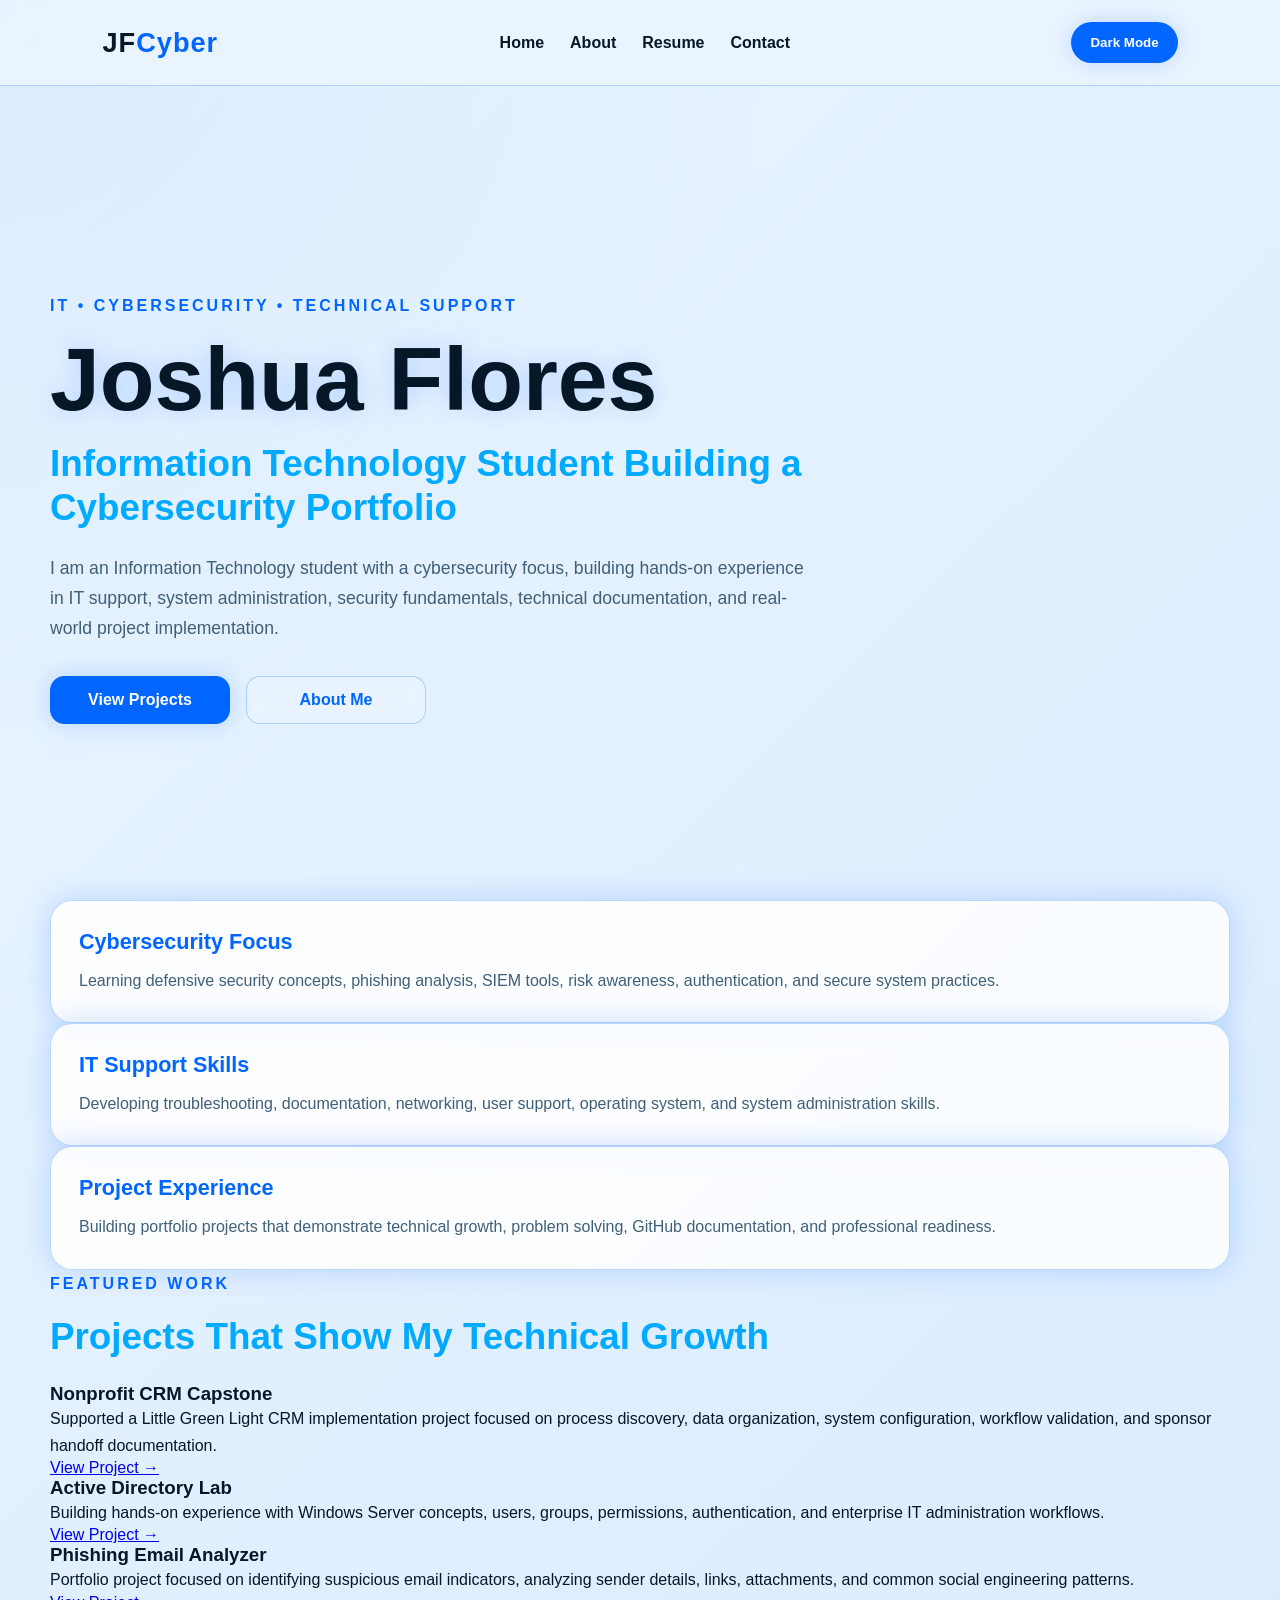
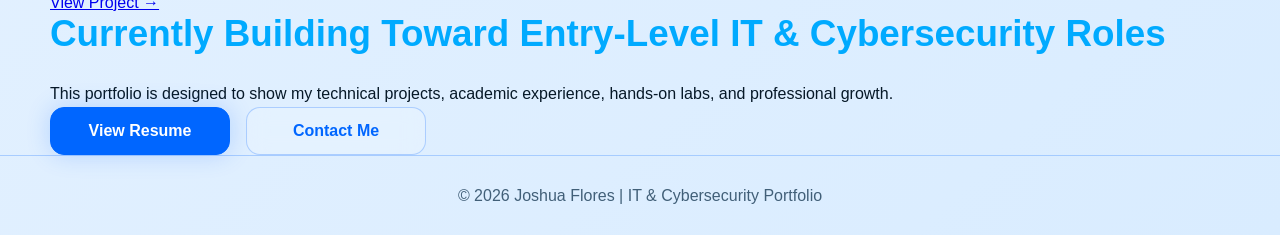
<file: index.html>
<!DOCTYPE html>
<html lang="en">
<head>
  <meta charset="UTF-8" />
  <meta name="viewport" content="width=device-width, initial-scale=1.0" />
  <title>Joshua Flores | IT & Cybersecurity Portfolio</title>
  <link rel="stylesheet" href="style.css" />
</head>
<body>

  <header class="navbar">
    <div class="logo">JF<span>Cyber</span></div>

    <nav>
      <a href="index.html">Home</a>
      <a href="about.html">About</a>
      <a href="resume.html">Resume</a>
      <a href="contact.html">Contact</a>
    </nav>

    <button id="theme-toggle" class="theme-toggle">Dark Mode</button>
  </header>

  <main>

    <section class="hero">
      <div class="container">
        <div class="hero-content">
          <p class="tagline">IT • Cybersecurity • Technical Support</p>

          <h1>Joshua Flores</h1>

          <h2>Information Technology Student Building a Cybersecurity Portfolio</h2>

          <p class="hero-text">
            I am an Information Technology student with a cybersecurity focus,
            building hands-on experience in IT support, system administration,
            security fundamentals, technical documentation, and real-world
            project implementation.
          </p>

          <div class="hero-buttons">
            <a href="projects.html" class="btn primary">View Projects</a>
            <a href="about.html" class="btn secondary">About Me</a>
          </div>
        </div>
      </div>
    </section>

    <section class="home-overview">
      <div class="container overview-grid">

        <article class="card">
          <h3>Cybersecurity Focus</h3>
          <p>
            Learning defensive security concepts, phishing analysis, SIEM tools,
            risk awareness, authentication, and secure system practices.
          </p>
        </article>

        <article class="card">
          <h3>IT Support Skills</h3>
          <p>
            Developing troubleshooting, documentation, networking, user support,
            operating system, and system administration skills.
          </p>
        </article>

        <article class="card">
          <h3>Project Experience</h3>
          <p>
            Building portfolio projects that demonstrate technical growth,
            problem solving, GitHub documentation, and professional readiness.
          </p>
        </article>

      </div>
    </section>

    <section class="featured-section">
      <div class="container">
        <p class="tagline">Featured Work</p>
        <h2>Projects That Show My Technical Growth</h2>

        <div class="featured-grid">

          <article class="feature-card">
            <h3>Nonprofit CRM Capstone</h3>
            <p>
              Supported a Little Green Light CRM implementation project focused
              on process discovery, data organization, system configuration,
              workflow validation, and sponsor handoff documentation.
            </p>
            <a href="projects.html">View Project →</a>
          </article>

          <article class="feature-card">
            <h3>Active Directory Lab</h3>
            <p>
              Building hands-on experience with Windows Server concepts,
              users, groups, permissions, authentication, and enterprise IT
              administration workflows.
            </p>
            <a href="projects.html">View Project →</a>
          </article>

          <article class="feature-card">
            <h3>Phishing Email Analyzer</h3>
            <p>
              Portfolio project focused on identifying suspicious email
              indicators, analyzing sender details, links, attachments, and
              common social engineering patterns.
            </p>
            <a href="projects.html">View Project →</a>
          </article>

        </div>
      </div>
    </section>

    <section class="cta-section">
      <div class="container cta-card">
        <h2>Currently Building Toward Entry-Level IT & Cybersecurity Roles</h2>
        <p>
          This portfolio is designed to show my technical projects, academic
          experience, hands-on labs, and professional growth.
        </p>

        <div class="hero-buttons">
          <a href="resume.html" class="btn primary">View Resume</a>
          <a href="contact.html" class="btn secondary">Contact Me</a>
        </div>
      </div>
    </section>

  </main>

  <footer>
    <p>© 2026 Joshua Flores | IT & Cybersecurity Portfolio</p>
  </footer>

  <script src="script.js"></script>
</body>
</html>
</file>
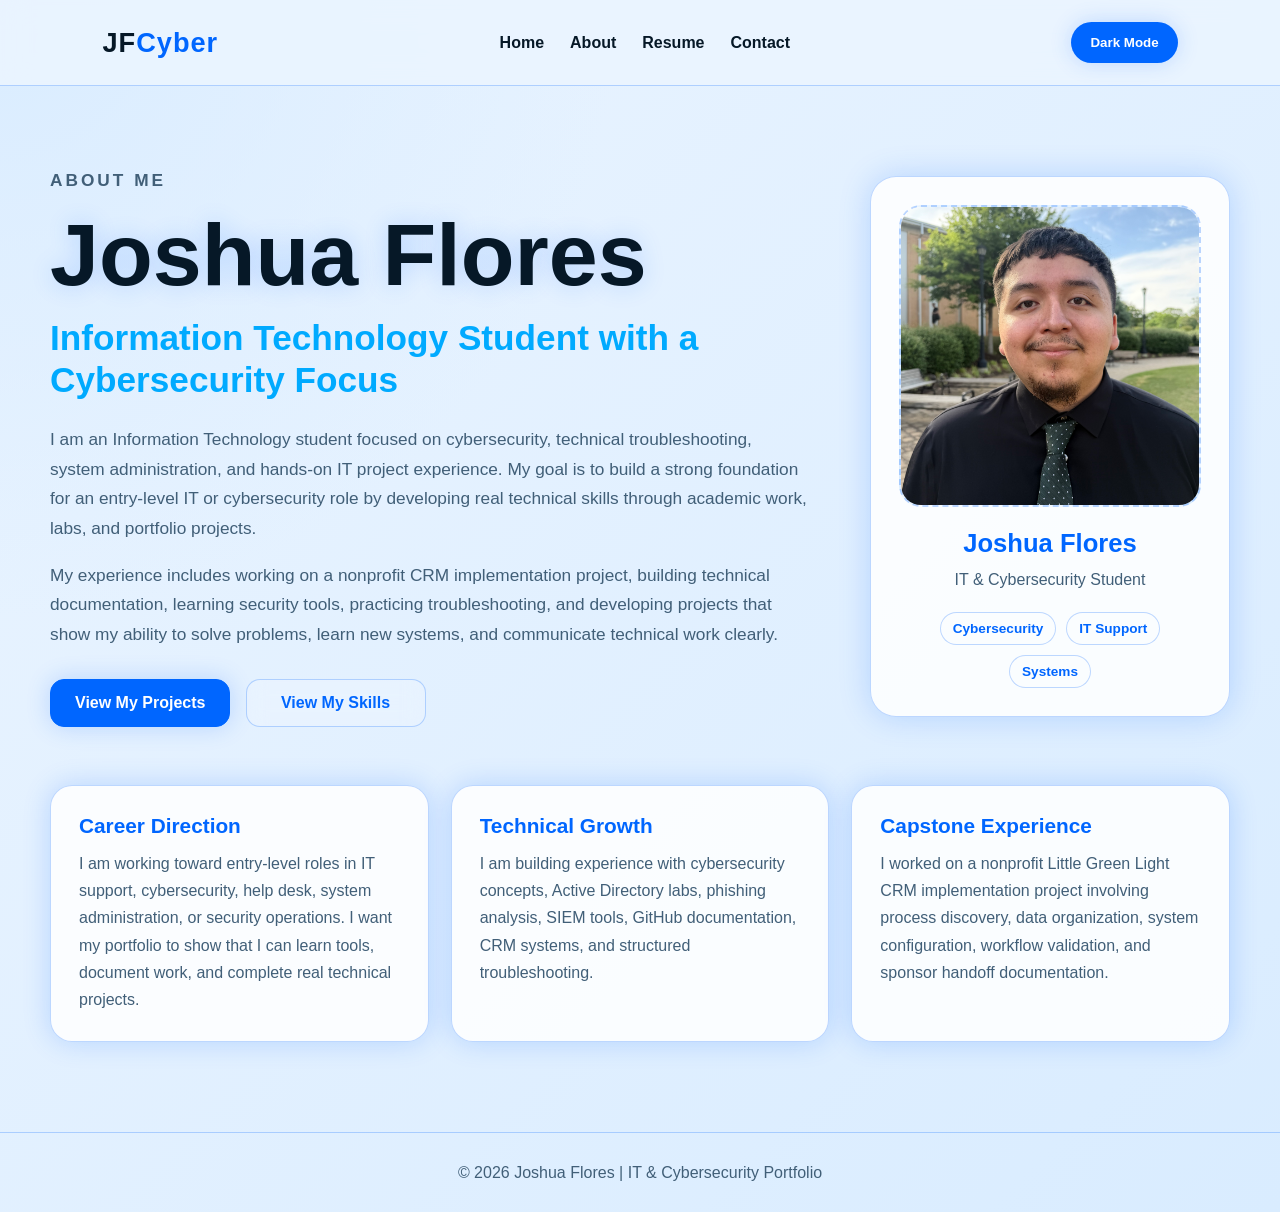
<file: about.html>
<!DOCTYPE html>
<html lang="en">
<head>
  <meta charset="UTF-8" />
  <meta name="viewport" content="width=device-width, initial-scale=1.0" />
  <title>About | Joshua Flores</title>
  <link rel="stylesheet" href="style.css" />
</head>
<body>

  <header class="navbar">
    <div class="logo">JF<span>Cyber</span></div>

    <nav>
      <a href="index.html">Home</a>
      <a href="about.html">About</a>
      <a href="resume.html">Resume</a>
      <a href="contact.html">Contact</a>
    </nav>

    <button id="theme-toggle" class="theme-toggle">Dark Mode</button>
  </header>

  <main class="about-page">

    <section class="about-hero">
      <div class="about-text">
        <p class="tagline">About Me</p>

        <h1>Joshua Flores</h1>

        <h2>Information Technology Student with a Cybersecurity Focus</h2>

        <p>
          I am an Information Technology student focused on cybersecurity,
          technical troubleshooting, system administration, and hands-on IT
          project experience. My goal is to build a strong foundation for an
          entry-level IT or cybersecurity role by developing real technical
          skills through academic work, labs, and portfolio projects.
        </p>

        <p>
          My experience includes working on a nonprofit CRM implementation
          project, building technical documentation, learning security tools,
          practicing troubleshooting, and developing projects that show my
          ability to solve problems, learn new systems, and communicate
          technical work clearly.
        </p>

        <div class="about-buttons">
          <a href="projects.html" class="btn primary">View My Projects</a>
          <a href="skills.html" class="btn secondary">View My Skills</a>
        </div>
      </div>

      <aside class="about-profile-card">
        <div class="about-photo-box">
          <img src="IMG_5422.jpeg" alt="Joshua Flores">
        </div>

        <h3>Joshua Flores</h3>
        <p>IT & Cybersecurity Student</p>

        <div class="mini-info">
          <span>Cybersecurity</span>
          <span>IT Support</span>
          <span>Systems</span>
        </div>
      </aside>
    </section>

    <section class="about-info-grid">

      <article class="about-info-card">
        <h3>Career Direction</h3>
        <p>
          I am working toward entry-level roles in IT support, cybersecurity,
          help desk, system administration, or security operations. I want my
          portfolio to show that I can learn tools, document work, and complete
          real technical projects.
        </p>
      </article>

      <article class="about-info-card">
        <h3>Technical Growth</h3>
        <p>
          I am building experience with cybersecurity concepts, Active Directory
          labs, phishing analysis, SIEM tools, GitHub documentation, CRM systems,
          and structured troubleshooting.
        </p>
      </article>

      <article class="about-info-card">
        <h3>Capstone Experience</h3>
        <p>
          I worked on a nonprofit Little Green Light CRM implementation project
          involving process discovery, data organization, system configuration,
          workflow validation, and sponsor handoff documentation.
        </p>
      </article>

    </section>

  </main>

  <footer>
    <p>© 2026 Joshua Flores | IT & Cybersecurity Portfolio</p>
  </footer>

  <script src="script.js"></script>
</body>
</html>
</file>
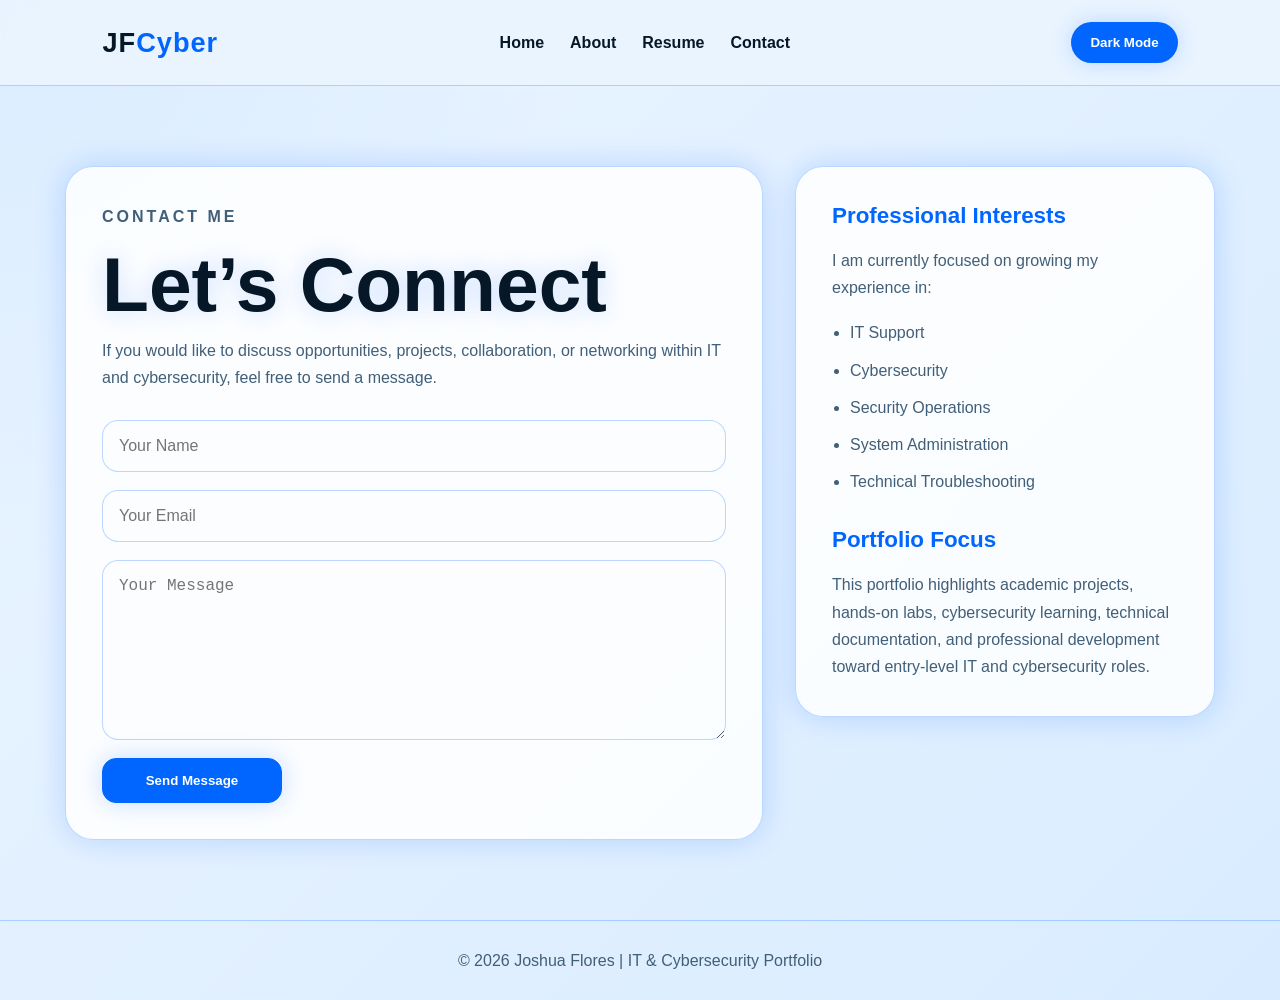
<file: contact.html>
<!DOCTYPE html>
<html lang="en">
<head>
  <meta charset="UTF-8" />
  <meta name="viewport" content="width=device-width, initial-scale=1.0" />
  <title>Contact | Joshua Flores</title>
  <link rel="stylesheet" href="style.css" />

  <style>

    .contact-wrapper {
      width: min(1150px, calc(100% - 48px));
      margin: 0 auto;
      padding: 80px 0;
    }

    .contact-grid {
      display: grid;
      grid-template-columns: 1fr 420px;
      gap: 32px;
      align-items: start;
    }

    .contact-card,
    .contact-info {
      background: var(--card);
      border: 1px solid var(--border);
      border-radius: 28px;
      padding: 36px;
      box-shadow: 0 0 30px var(--shadow);
    }

    .contact-card h1 {
      font-size: clamp(3rem, 6vw, 5rem);
      margin-bottom: 16px;
    }

    .contact-card p,
    .contact-info p,
    .contact-info li {
      color: var(--muted);
      line-height: 1.7;
    }

    .contact-form {
      margin-top: 28px;
      display: flex;
      flex-direction: column;
      gap: 18px;
    }

    .contact-form input,
    .contact-form textarea {
      width: 100%;
      background: rgba(255,255,255,0.08);
      border: 1px solid var(--border);
      border-radius: 16px;
      padding: 16px;
      color: var(--text);
      font-size: 1rem;
      outline: none;
      transition: 0.2s ease;
    }

    .contact-form input:focus,
    .contact-form textarea:focus {
      border-color: var(--primary);
      box-shadow: 0 0 20px var(--shadow);
    }

    .contact-form textarea {
      min-height: 180px;
      resize: vertical;
    }

    .contact-form button {
      width: fit-content;
    }

    .contact-info h3 {
      color: var(--primary);
      margin-bottom: 18px;
      font-size: 1.4rem;
    }

    .contact-info ul {
      margin-top: 18px;
      padding-left: 18px;
    }

    .contact-info li {
      margin-bottom: 10px;
    }

    @media (max-width: 950px) {

      .contact-wrapper {
        width: min(100% - 36px, 1150px);
        padding: 60px 0;
      }

      .contact-grid {
        grid-template-columns: 1fr;
      }

      .contact-card,
      .contact-info {
        padding: 26px;
      }

    }

  </style>
</head>
<body>

  <header class="navbar">
    <div class="logo">JF<span>Cyber</span></div>

    <nav>
      <a href="index.html">Home</a>
      <a href="about.html">About</a>
      <a href="resume.html">Resume</a>
      <a href="contact.html">Contact</a>
    </nav>

    <button id="theme-toggle" class="theme-toggle">Dark Mode</button>
  </header>

  <main class="contact-wrapper">

    <section class="contact-grid">

      <div class="contact-card">

        <p class="tagline">Contact Me</p>

        <h1>Let’s Connect</h1>

        <p>
          If you would like to discuss opportunities, projects, collaboration,
          or networking within IT and cybersecurity, feel free to send a message.
        </p>

       <form
  action="https://formspree.io/f/xojrrvnd"
  method="POST"
  class="contact-form"
>

  <input
    type="hidden"
    name="_next"
    value="https://northpoint-pixel.github.io/josh-flores-it-portfolio/thanks.html"
  >

          <input
            type="text"
            name="name"
            placeholder="Your Name"
            required
          >

          <input
            type="email"
            name="email"
            placeholder="Your Email"
            required
          >

          <textarea
            name="message"
            placeholder="Your Message"
            required
          ></textarea>

          <button type="submit" class="btn primary">
            Send Message
          </button>

        </form>

      </div>

      <aside class="contact-info">

        <h3>Professional Interests</h3>

        <p>
          I am currently focused on growing my experience in:
        </p>

        <ul>
          <li>IT Support</li>
          <li>Cybersecurity</li>
          <li>Security Operations</li>
          <li>System Administration</li>
          <li>Technical Troubleshooting</li>
        </ul>

        <h3 style="margin-top: 32px;">Portfolio Focus</h3>

        <p>
          This portfolio highlights academic projects, hands-on labs,
          cybersecurity learning, technical documentation, and professional
          development toward entry-level IT and cybersecurity roles.
        </p>

      </aside>

    </section>

  </main>

  <footer>
    <p>© 2026 Joshua Flores | IT & Cybersecurity Portfolio</p>
  </footer>

  <script src="script.js"></script>
</body>
</html>
</file>
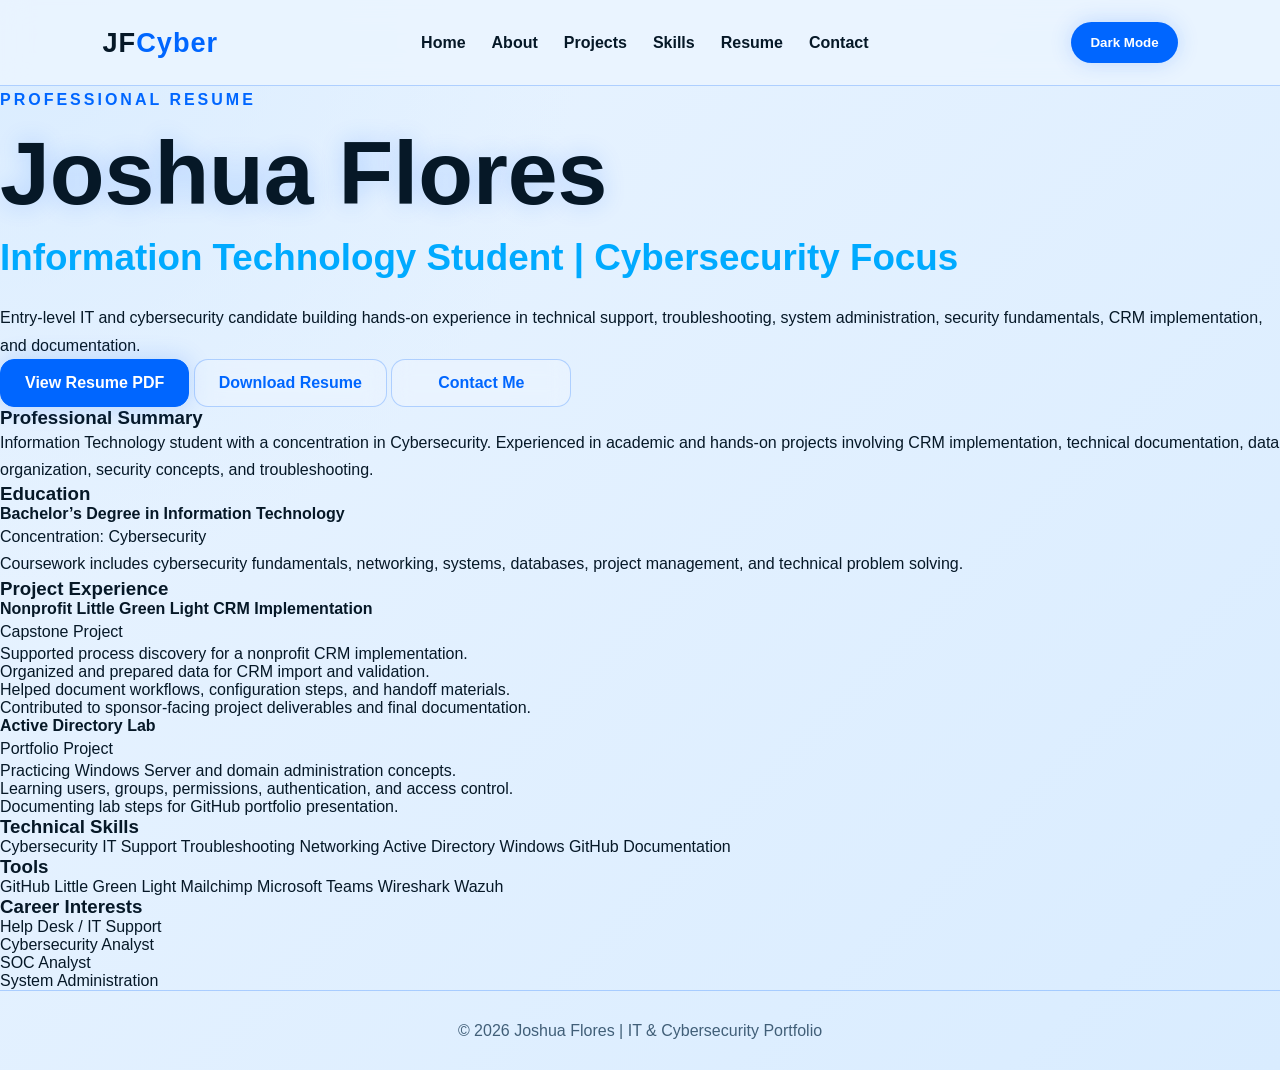
<file: resume.html>
<!DOCTYPE html>
<html lang="en">
<head>
  <meta charset="UTF-8" />
  <meta name="viewport" content="width=device-width, initial-scale=1.0" />
  <title>Resume | Joshua Flores</title>
  <link rel="stylesheet" href="style.css" />
</head>
<body>

  <header class="navbar">
    <div class="logo">JF<span>Cyber</span></div>

    <nav>
      <a href="index.html">Home</a>
      <a href="about.html">About</a>
      <a href="projects.html">Projects</a>
      <a href="skills.html">Skills</a>
      <a href="resume.html">Resume</a>
      <a href="contact.html">Contact</a>
    </nav>

    <button id="theme-toggle" class="theme-toggle">Dark Mode</button>
  </header>

  <main class="resume-page">

    <section class="resume-hero-card">
      <p class="tagline">Professional Resume</p>
      <h1>Joshua Flores</h1>
      <h2>Information Technology Student | Cybersecurity Focus</h2>

      <p>
        Entry-level IT and cybersecurity candidate building hands-on experience
        in technical support, troubleshooting, system administration, security
        fundamentals, CRM implementation, and documentation.
      </p>

      <div class="resume-actions">
  <a href="Flores_Joshua_Resume.pdf" class="btn primary" target="_blank">
    View Resume PDF
  </a>

  <a href="Flores_Joshua_Resume.pdf" class="btn secondary" download>
    Download Resume
  </a>

  <a href="contact.html" class="btn secondary">
    Contact Me
  </a>
</div>
    </section>

     <section class="resume-layout">

      <div class="resume-column-main">

        <article class="resume-card">
          <h3>Professional Summary</h3>
          <p>
            Information Technology student with a concentration in Cybersecurity.
            Experienced in academic and hands-on projects involving CRM
            implementation, technical documentation, data organization, security
            concepts, and troubleshooting.
          </p>
        </article>

        <article class="resume-card">
          <h3>Education</h3>
          <h4>Bachelor’s Degree in Information Technology</h4>
          <p class="resume-muted">Concentration: Cybersecurity</p>
          <p>
            Coursework includes cybersecurity fundamentals, networking, systems,
            databases, project management, and technical problem solving.
          </p>
        </article>

        <article class="resume-card">
          <h3>Project Experience</h3>

          <div class="resume-item">
            <h4>Nonprofit Little Green Light CRM Implementation</h4>
            <p class="resume-muted">Capstone Project</p>
            <ul>
              <li>Supported process discovery for a nonprofit CRM implementation.</li>
              <li>Organized and prepared data for CRM import and validation.</li>
              <li>Helped document workflows, configuration steps, and handoff materials.</li>
              <li>Contributed to sponsor-facing project deliverables and final documentation.</li>
            </ul>
          </div>

          <div class="resume-item">
            <h4>Active Directory Lab</h4>
            <p class="resume-muted">Portfolio Project</p>
            <ul>
              <li>Practicing Windows Server and domain administration concepts.</li>
              <li>Learning users, groups, permissions, authentication, and access control.</li>
              <li>Documenting lab steps for GitHub portfolio presentation.</li>
            </ul>
          </div>
        </article>

      </div>

      <aside class="resume-column-side">

        <article class="resume-card">
          <h3>Technical Skills</h3>
          <div class="skill-tags">
            <span>Cybersecurity</span>
            <span>IT Support</span>
            <span>Troubleshooting</span>
            <span>Networking</span>
            <span>Active Directory</span>
            <span>Windows</span>
            <span>GitHub</span>
            <span>Documentation</span>
          </div>
        </article>

        <article class="resume-card">
          <h3>Tools</h3>
          <div class="skill-tags">
            <span>GitHub</span>
            <span>Little Green Light</span>
            <span>Mailchimp</span>
            <span>Microsoft Teams</span>
            <span>Wireshark</span>
            <span>Wazuh</span>
          </div>
        </article>

        <article class="resume-card">
          <h3>Career Interests</h3>
          <ul>
            <li>Help Desk / IT Support</li>
            <li>Cybersecurity Analyst</li>
            <li>SOC Analyst</li>
            <li>System Administration</li>
          </ul>
        </article>

      </aside>

    </section>

  </main>

  <footer>
    <p>© 2026 Joshua Flores | IT & Cybersecurity Portfolio</p>
  </footer>

  <script src="script.js"></script>
</body>
</html>
</file>
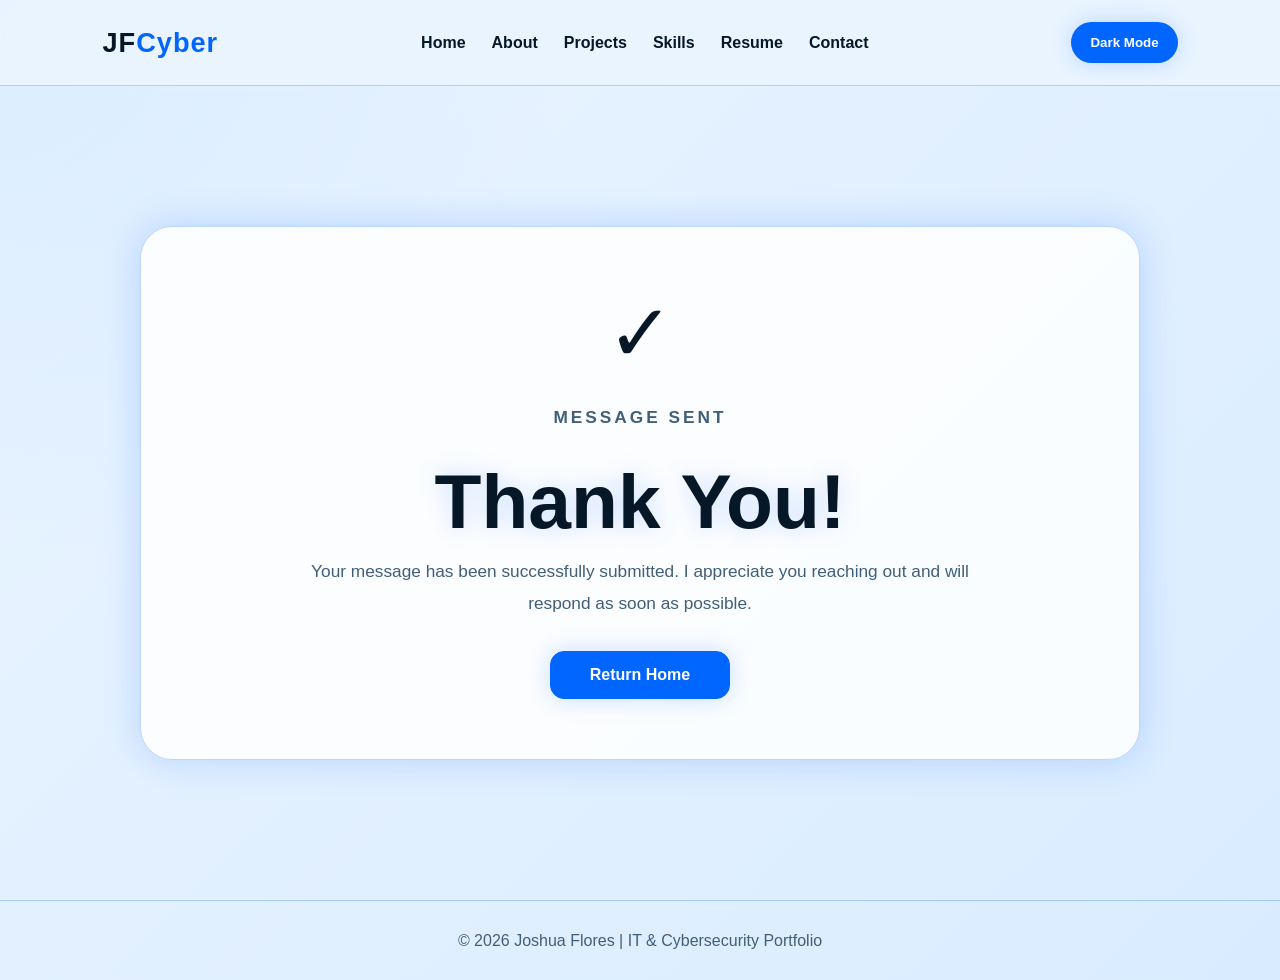
<file: thanks.html>
<!DOCTYPE html>
<html lang="en">
<head>
  <meta charset="UTF-8" />
  <meta name="viewport" content="width=device-width, initial-scale=1.0" />
  <title>Thank You | Joshua Flores</title>
  <link rel="stylesheet" href="style.css" />

  <style>

    .thanks-wrapper {
      width: min(1000px, calc(100% - 48px));
      margin: 0 auto;
      min-height: calc(100vh - 86px);
      display: flex;
      align-items: center;
      justify-content: center;
      padding: 60px 0;
    }

    .thanks-card {
      width: 100%;
      background: var(--card);
      border: 1px solid var(--border);
      border-radius: 32px;
      padding: 60px 42px;
      text-align: center;
      box-shadow: 0 0 38px var(--shadow);
    }

    .thanks-icon {
      font-size: 5rem;
      margin-bottom: 22px;
    }

    .thanks-card h1 {
      font-size: clamp(3rem, 6vw, 5rem);
      margin-bottom: 18px;
    }

    .thanks-card p {
      color: var(--muted);
      max-width: 700px;
      margin: 0 auto 32px;
      line-height: 1.8;
      font-size: 1.08rem;
    }

    .thanks-buttons {
      display: flex;
      justify-content: center;
      gap: 16px;
      flex-wrap: wrap;
    }

    @media (max-width: 900px) {

      .thanks-wrapper {
        width: min(100% - 36px, 1000px);
      }

      .thanks-card {
        padding: 40px 24px;
      }

    }

  </style>
</head>
<body>

  <header class="navbar">
    <div class="logo">JF<span>Cyber</span></div>

    <nav>
      <a href="index.html">Home</a>
      <a href="about.html">About</a>
      <a href="projects.html">Projects</a>
      <a href="skills.html">Skills</a>
      <a href="resume.html">Resume</a>
      <a href="contact.html">Contact</a>
    </nav>

    <button id="theme-toggle" class="theme-toggle">Dark Mode</button>
  </header>

  <main class="thanks-wrapper">

    <section class="thanks-card">

      <div class="thanks-icon">✓</div>

      <p class="tagline">Message Sent</p>

      <h1>Thank You!</h1>

      <p>
        Your message has been successfully submitted.
        I appreciate you reaching out and will respond as soon as possible.
      </p>

      <div class="thanks-buttons">
        <a href="index.html" class="btn primary">
          Return Home
        </a>
      </div>

    </section>

  </main>

  <footer>
    <p>© 2026 Joshua Flores | IT & Cybersecurity Portfolio</p>
  </footer>

  <script src="script.js"></script>
</body>
</html>
</file>
<file: style.css>
:root {
  --bg: #eaf4ff;
  --bg-soft: #d9ecff;
  --text: #061827;
  --muted: #415f78;
  --primary: #0066ff;
  --secondary: #00aaff;
  --card: rgba(255, 255, 255, 0.85);
  --border: rgba(0, 102, 255, 0.25);
  --shadow: rgba(0, 102, 255, 0.2);
  --nav: rgba(234, 244, 255, 0.9);
}

body.dark {
  --bg: #07070a;
  --bg-soft: #17070b;
  --text: #fff1f1;
  --muted: #d6a1a1;
  --primary: #ff1f3d;
  --secondary: #ff6b6b;
  --card: rgba(28, 8, 12, 0.9);
  --border: rgba(255, 31, 61, 0.35);
  --shadow: rgba(255, 31, 61, 0.28);
  --nav: rgba(10, 5, 8, 0.92);
}

* {
  margin: 0;
  padding: 0;
  box-sizing: border-box;
}

html {
  scroll-behavior: smooth;
}

body {
  font-family: Arial, Helvetica, sans-serif;
  background:
    radial-gradient(circle at top left, var(--bg-soft), transparent 35%),
    linear-gradient(135deg, var(--bg), var(--bg-soft));
  color: var(--text);
  min-height: 100vh;
  overflow-x: hidden;
  transition: background 0.3s ease, color 0.3s ease;
}

/* NAVBAR */

.navbar {
  width: 100%;
  min-height: 86px;
  padding: 18px 8%;
  display: flex;
  align-items: center;
  justify-content: space-between;
  gap: 24px;
  background: var(--nav);
  backdrop-filter: blur(14px);
  border-bottom: 1px solid var(--border);
  position: sticky;
  top: 0;
  z-index: 1000;
}

.logo {
  font-size: 1.7rem;
  font-weight: 900;
  letter-spacing: 1px;
  white-space: nowrap;
}

.logo span {
  color: var(--primary);
}

nav {
  display: flex;
  align-items: center;
  justify-content: center;
  gap: 26px;
  flex-wrap: wrap;
}

nav a {
  color: var(--text);
  text-decoration: none;
  font-weight: 800;
  font-size: 1rem;
  transition: 0.2s ease;
}

nav a:hover {
  color: var(--primary);
}

.theme-toggle {
  border: 1px solid var(--border);
  background: var(--primary);
  color: white;
  padding: 12px 18px;
  border-radius: 999px;
  font-weight: 800;
  cursor: pointer;
  box-shadow: 0 0 22px var(--shadow);
  transition: 0.2s ease;
  white-space: nowrap;
}

.theme-toggle:hover {
  transform: translateY(-2px);
}

/* GENERAL */

.container {
  width: min(1180px, calc(100% - 48px));
  margin: 0 auto;
}

.tagline {
  color: var(--primary);
  font-weight: 900;
  letter-spacing: 3px;
  text-transform: uppercase;
  margin-bottom: 18px;
}

h1 {
  font-size: clamp(3rem, 7vw, 5.8rem);
  line-height: 0.95;
  margin-bottom: 20px;
  text-shadow: 0 0 24px var(--shadow);
}

h2 {
  color: var(--secondary);
  font-size: clamp(1.4rem, 3vw, 2.3rem);
  line-height: 1.2;
  margin-bottom: 24px;
}

p {
  line-height: 1.7;
}

/* BUTTONS */

.btn {
  display: inline-flex;
  align-items: center;
  justify-content: center;
  min-width: 180px;
  padding: 14px 24px;
  border-radius: 14px;
  text-decoration: none;
  font-weight: 900;
  border: 1px solid var(--border);
  transition: 0.2s ease;
  cursor: pointer;
  position: relative;
  z-index: 2;
}

.btn.primary {
  background: var(--primary);
  color: white;
  box-shadow: 0 0 24px var(--shadow);
  border: 1px solid var(--primary);
}
.btn.secondary {
  background: rgba(255, 255, 255, 0.18);
  color: var(--primary);
  backdrop-filter: blur(10px);
}

.btn:hover {
  transform: translateY(-2px);
}

/* HOME PAGE */

.hero {
  min-height: calc(100vh - 86px);
  padding: 90px 0 60px;
  display: flex;
  align-items: center;
}

.hero-content {
  max-width: 830px;
}

.hero-text {
  color: var(--muted);
  font-size: 1.1rem;
  max-width: 760px;
  margin-bottom: 32px;
}

.hero-buttons {
  display: flex;
  gap: 16px;
  flex-wrap: wrap;
}

.highlights {
  padding: 20px 0 90px;
}

.highlights-grid,
.highlights {
  display: grid;
  grid-template-columns: repeat(3, 1fr);
  gap: 22px;
}

.card {
  background: var(--card);
  border: 1px solid var(--border);
  border-radius: 22px;
  padding: 28px;
  box-shadow: 0 0 30px var(--shadow);
}

.card h3 {
  color: var(--primary);
  margin-bottom: 12px;
  font-size: 1.35rem;
}

.card p {
  color: var(--muted);
}

/* ABOUT PAGE */

.about-page {
  width: min(1180px, calc(100% - 48px));
  margin: 0 auto;
  padding: 80px 0 90px;
}

.about-hero {
  display: grid;
  grid-template-columns: minmax(0, 1.5fr) 360px;
  gap: 42px;
  align-items: center;
}

.about-text {
  max-width: 760px;
}

.about-text h1 {
  font-size: clamp(3rem, 7vw, 5.5rem);
}

.about-text h2 {
  font-size: clamp(1.35rem, 3vw, 2.2rem);
}

.about-text p {
  color: var(--muted);
  font-size: 1.08rem;
  margin-bottom: 18px;
}

.about-buttons {
  display: flex;
  gap: 16px;
  flex-wrap: wrap;
  margin-top: 30px;
}

.about-profile-card {
  background: var(--card);
  border: 1px solid var(--border);
  border-radius: 26px;
  padding: 28px;
  text-align: center;
  box-shadow: 0 0 32px var(--shadow);
}

.about-photo-box {
  width: 100%;
  aspect-ratio: 1 / 1;
  border-radius: 22px;
  border: 2px dashed var(--border);
  background:
    radial-gradient(circle at center, var(--bg-soft), transparent 60%),
    linear-gradient(135deg, transparent, var(--bg-soft));
  display: flex;
  align-items: center;
  justify-content: center;
  color: var(--muted);
  font-weight: 900;
  margin-bottom: 22px;
  
  overflow: hidden;
}

.about-photo-box img {
  width: 100%;
  height: 100%;
  object-fit: cover;
}

.about-profile-card h3 {
  color: var(--primary);
  font-size: 1.6rem;
  margin-bottom: 8px;
}

.about-profile-card p {
  color: var(--muted);
  margin-bottom: 18px;
}

.mini-info {
  display: flex;
  justify-content: center;
  flex-wrap: wrap;
  gap: 10px;
}

.mini-info span {
  color: var(--primary);
  border: 1px solid var(--border);
  border-radius: 999px;
  padding: 8px 12px;
  font-size: 0.85rem;
  font-weight: 800;
  background: rgba(255, 255, 255, 0.14);
}

.about-info-grid {
  margin-top: 58px;
  display: grid;
  grid-template-columns: repeat(3, 1fr);
  gap: 22px;
}

.about-info-card {
  background: var(--card);
  border: 1px solid var(--border);
  border-radius: 22px;
  padding: 28px;
  box-shadow: 0 0 28px var(--shadow);
}

.about-info-card h3 {
  color: var(--primary);
  font-size: 1.3rem;
  margin-bottom: 12px;
}

.about-info-card p {
  color: var(--muted);
}

/* FOOTER */

footer {
  text-align: center;
  padding: 26px;
  color: var(--muted);
  border-top: 1px solid var(--border);
}

/* MOBILE */

@media (max-width: 950px) {
  .navbar {
    padding: 20px 24px;
    flex-direction: column;
  }

  nav {
    gap: 14px;
  }

  .container,
  .about-page {
    width: min(100% - 36px, 1180px);
  }

  .hero {
    padding: 64px 0 44px;
  }

  .about-hero {
    grid-template-columns: 1fr;
  }

  .about-text {
    max-width: 100%;
  }

  .highlights,
  .highlights-grid,
  .about-info-grid {
    grid-template-columns: 1fr;
  }

  h1,
  .about-text h1 {
    font-size: clamp(2.6rem, 12vw, 4rem);
  }

  h2,
  .about-text h2 {
    font-size: 1.35rem;
  }

  .hero-text,
  .about-text p {
    font-size: 1rem;
  }
  .home-overview {
  padding: 20px 0 80px;
}

.overview-grid {
  display: grid;
  grid-template-columns: repeat(3, 1fr);
  gap: 22px;
}

.featured-section {
  padding: 80px 0;
}

.featured-section h2 {
  max-width: 780px;
  margin-bottom: 34px;
}

.featured-grid {
  display: grid;
  grid-template-columns: repeat(3, 1fr);
  gap: 22px;
}

.feature-card {
  background: var(--card);
  border: 1px solid var(--border);
  border-radius: 24px;
  padding: 30px;
  box-shadow: 0 0 28px var(--shadow);
}

.feature-card h3 {
  color: var(--primary);
  font-size: 1.35rem;
  margin-bottom: 14px;
}

.feature-card p {
  color: var(--muted);
  margin-bottom: 18px;
}

.feature-card a {
  color: var(--primary);
  font-weight: 900;
  text-decoration: none;
}

.cta-section {
  padding: 50px 0 100px;
}

.cta-card {
  background: var(--card);
  border: 1px solid var(--border);
  border-radius: 28px;
  padding: 44px;
  box-shadow: 0 0 34px var(--shadow);
}

.cta-card p {
  color: var(--muted);
  max-width: 760px;
  margin-bottom: 26px;
}

@media (max-width: 950px) {
  .overview-grid,
  .featured-grid {
    grid-template-columns: 1fr;
  }

  .featured-section {
    padding: 50px 0;
  }

  .cta-card {
    padding: 28px;
  }
  
  .resume-page {
  width: min(1180px, calc(100% - 48px));
  margin: 0 auto;
  padding: 80px 0 90px;
}

.resume-header {
  max-width: 850px;
  margin-bottom: 48px;
}

.resume-header p {
  color: var(--muted);
  font-size: 1.08rem;
  margin-bottom: 24px;
}

.resume-actions {
  display: flex;
  gap: 16px;
  flex-wrap: wrap;
  margin-top: 28px;
}

.resume-grid {
  display: grid;
  grid-template-columns: minmax(0, 1.5fr) 360px;
  gap: 28px;
  align-items: start;
}

.resume-main,
.resume-sidebar {
  display: flex;
  flex-direction: column;
  gap: 24px;
}

.resume-card {
  background: var(--card);
  border: 1px solid var(--border);
  border-radius: 24px;
  padding: 30px;
  box-shadow: 0 0 28px var(--shadow);
}

.resume-card h3 {
  color: var(--primary);
  font-size: 1.45rem;
  margin-bottom: 18px;
}

.resume-card h4 {
  color: var(--text);
  font-size: 1.1rem;
  margin-bottom: 6px;
}

.resume-card p,
.resume-card li {
  color: var(--muted);
  line-height: 1.7;
}

.resume-card ul {
  padding-left: 20px;
  margin-top: 10px;
}

.resume-item {
  margin-bottom: 26px;
}

.resume-item:last-child {
  margin-bottom: 0;
}

.resume-muted {
  color: var(--secondary) !important;
  font-weight: 800;
  margin-bottom: 8px;
}

.skill-tags {
  display: flex;
  flex-wrap: wrap;
  gap: 10px;
}

.skill-tags span {
  border: 1px solid var(--border);
  color: var(--primary);
  background: rgba(255, 255, 255, 0.14);
  padding: 8px 12px;
  border-radius: 999px;
  font-size: 0.88rem;
  font-weight: 800;
}

@media (max-width: 950px) {
  .resume-page {
    width: min(100% - 36px, 1180px);
    padding: 60px 0 70px;
  }

  .resume-grid {
    grid-template-columns: 1fr;
  }

  .resume-card {
    padding: 24px;
  }
}
}
</file>
